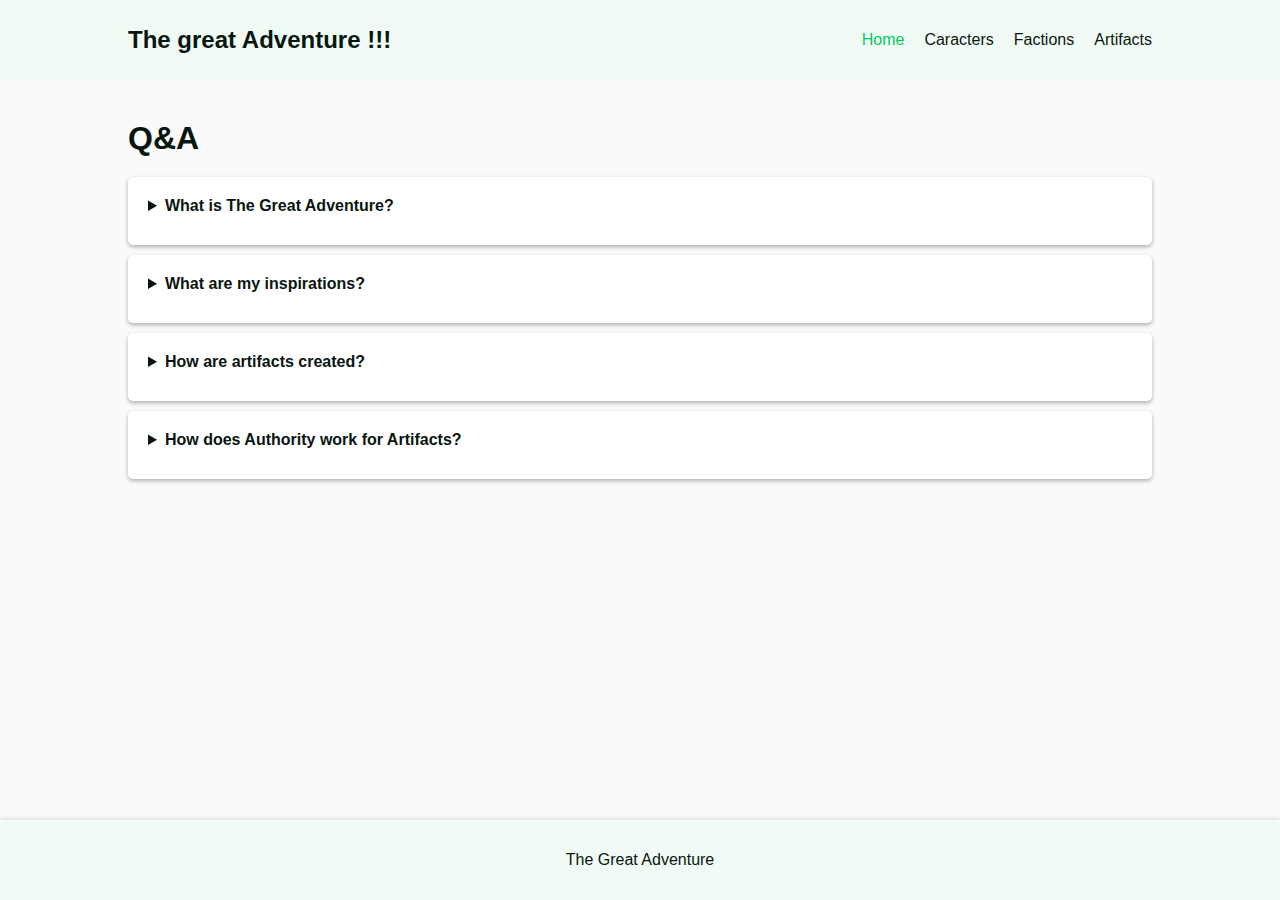
<file: index.html>
<!DOCTYPE html>
<html lang="en">
<head>
    <meta charset="UTF-8">
    <meta name="viewport" content="width=device-width, initial-scale=1.0">
    <link rel="shortcut icon" href="img/logo/lego.webp" type="image/x-icon">
    <link rel="stylesheet" href="css/main.css">
    <script src="js/main.js" defer></script>
    <title>The Great Adventure</title>
</head>
<body>
    <header>
        <h1>The great Adventure !!!</h1>
        <nav>
            <ul>
                <li class="active menu"><a href="index.html">Home</a></li>
                <li class="menu"><a href="personages.html">Caracters</a></li>
                <li class="menu"><a href="factions.html">Factions</a></li>
                <!-- <li class="menu"><a href="maps.html">World</a></li> -->
                <li class="menu"><a href="artifacts.html">Artifacts</a></li>
                <!-- <li class="menu"><a href="timeline.html">Time Line</a></li> -->
            </ul>
        </nav>
    </header> 
    <main>
        <section>
            <h2></h2>
        </section>
        <section id="qa">
            <h2>Q&A</h2>
            <article>
                <details>
                    <summary>What is The Great Adventure?</summary>
                    <p>The Great Adventure is a story I created to play with my little brother. It's all fun and games.</p>
                </details>
            </article>
            <article>
                <details>
                    <summary>What are my inspirations?</summary>
                    <p>
                        A bunch of LEGO series <br>
                        A bunch of mythology and legends <br>
                        The Hobbit <br>
                        The Lord of the Rings <br>
                        World of Warcraft <br>
                        Star Wars <br>
                        Monster Hunter <br>
                        Marvel <br>
                        DC <br>
                    </p>
                </details>
            </article>
            <article>
                <details>
                    <summary>How are artifacts created?</summary>
                    <p>Normally, artifacts are created after the death of a god. When a god dies, part of its magical energy and soul can sometimes crystallize inside an object, giving power to this object and making it an artifact. Of course, there are some exceptions, such as the Hammer of Creation.</p>
                </details>
            </article>
            <article>
                <details>
                    <summary>How does Authority work for Artifacts?</summary>
                    <p>Authority depends on how old the mythology of the god is and how high their rank is within it. (Maybe biased)</p>
                    <p>
                        0: No authority <br>
                        1: Hero <br>
                        2: Half-god <br>
                        3: Lower god <br>
                        4: God <br>
                        5: Higher god <br>
                        6: Chief god <br>
                        7: Ancient god <br>
                        8: Primordial god <br>
                    </p>
                </details>
            </article>
        </section>        
    </main>
    <footer>
        <p>The Great Adventure</p>
    </footer>
</body>
</html>
</file>
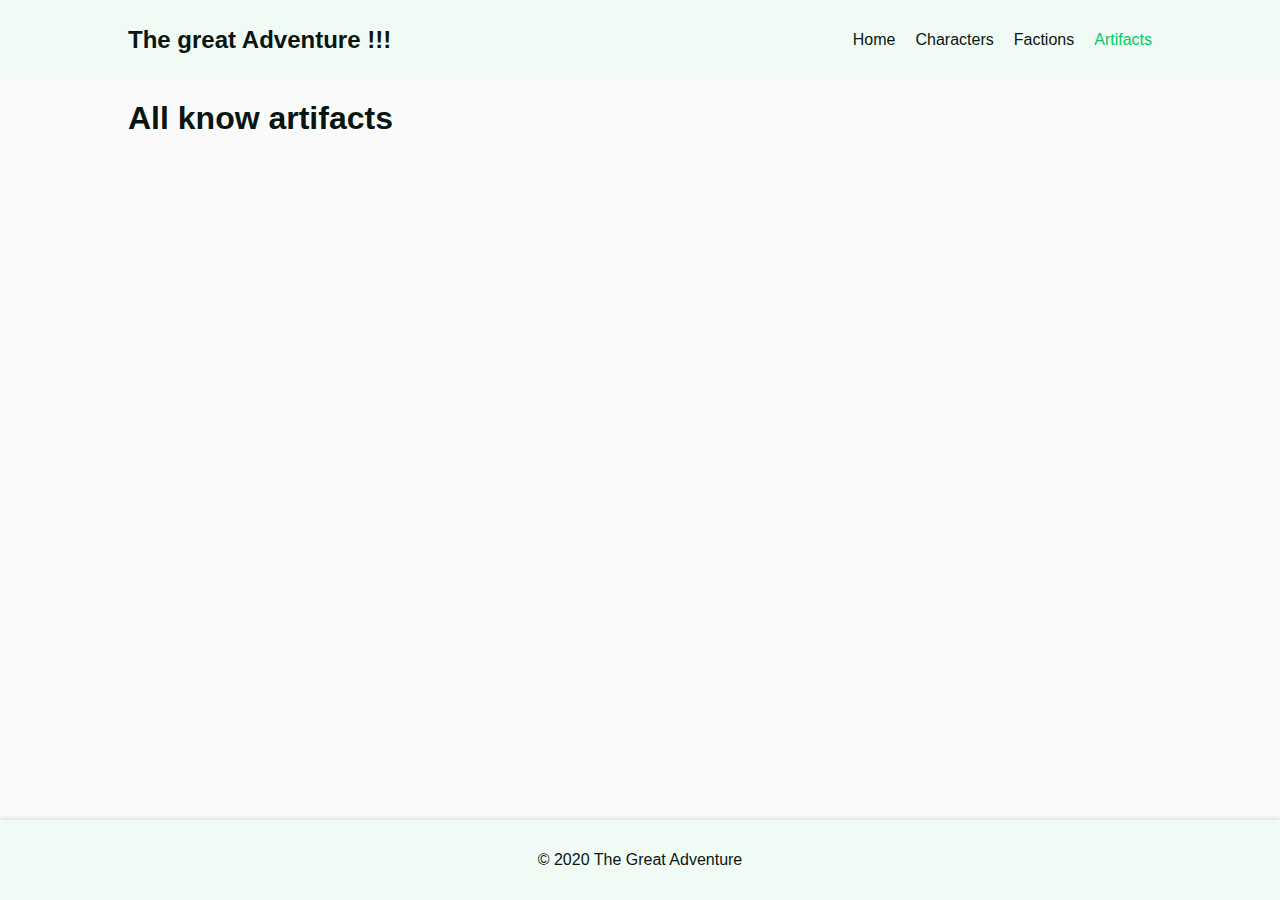
<file: artifact.html>
<!DOCTYPE html>
<html lang="en">
<head>
    <meta charset="UTF-8">
    <meta name="viewport" content="width=device-width, initial-scale=1.0">
    <link rel="shortcut icon" href="img/logo/lego.webp" type="image/x-icon">
    <link rel="stylesheet" href="css/main.css">
    <script src="js/main.js" defer></script>
    <script src="js/artifact.js" defer></script>
    <title>Artifacts</title>
</head>
<body>
    <header>
        <h1>The great Adventure !!!</h1>
        <nav>
            <ul>
                <li class="menu"><a href="index.html">Home</a></li>
                <li class="menu"><a href="personages.html">Characters</a></li>
                <li class="menu"><a href="factions.html">Factions</a></li>
                <!-- <li class="menu"><a href="maps.html">World</a></li> -->
                <li class="menu active"><a href="artifacts.html">Artifacts</a></li>
                <!-- <li class="menu"><a href="timeline.html">Time Line</a></li> -->
            </ul>
        </nav>
    </header>
    <main>
        <h2>All know artifacts</h2>
        <section id="artifact">
            
        </section>
    </main>
    <footer>
        <p>© 2020 The Great Adventure</p>
    </footer>
</body>
</html>
</file>
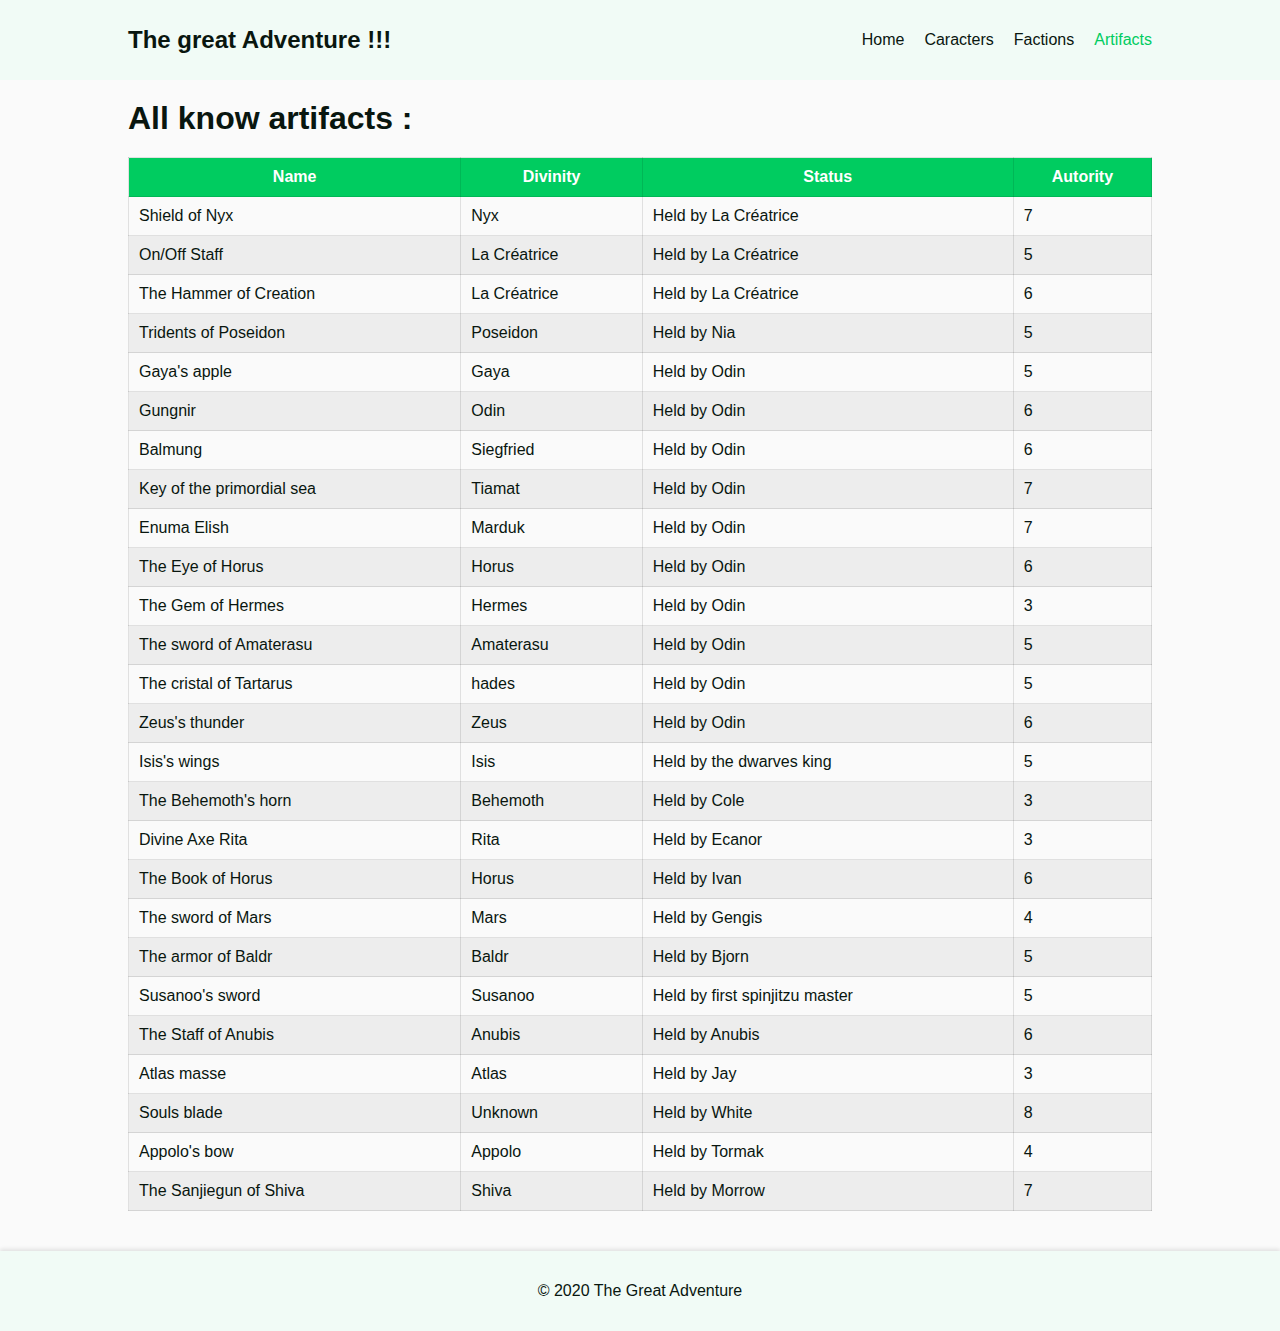
<file: artifacts.html>
<!DOCTYPE html>
<html lang="en">
<head>
    <meta charset="UTF-8">
    <meta name="viewport" content="width=device-width, initial-scale=1.0">
    <link rel="shortcut icon" href="img/logo/lego.webp" type="image/x-icon">
    <link rel="stylesheet" href="css/main.css">
    <script src="js/main.js" defer></script>
    <script src="js/artifacts.js" defer></script>
    <title>Artifacts</title>
</head>
<body>
    <header>
        <h1>The great Adventure !!!</h1>
        <nav>
            <ul>
                <li class="menu"><a href="index.html">Home</a></li>
                <li class="menu"><a href="personages.html">Caracters</a></li>
                <li class="menu"><a href="factions.html">Factions</a></li>
                <!-- <li class="menu"><a href="maps.html">World</a></li> -->
                <li class="menu active"><a href="artifacts.html">Artifacts</a></li>
                <!-- <li class="menu"><a href="timeline.html">Time Line</a></li> -->
            </ul>
        </nav>
    </header>
    <main>
        <h2>All know artifacts :</h2>
        <section id="artifacts">
            <table>
                <thead>
                    <tr>
                        <th>Name</th>
                        <th>Divinity</th>
                        <th>Status</th>
                        <th>Autority</th>
                    </tr>
                </thead>
                <tbody>
                </tbody>
            </table>
        </section>
    </main>
    <footer>
        <p>© 2020 The Great Adventure</p>
    </footer>
</body>
</html>
</file>
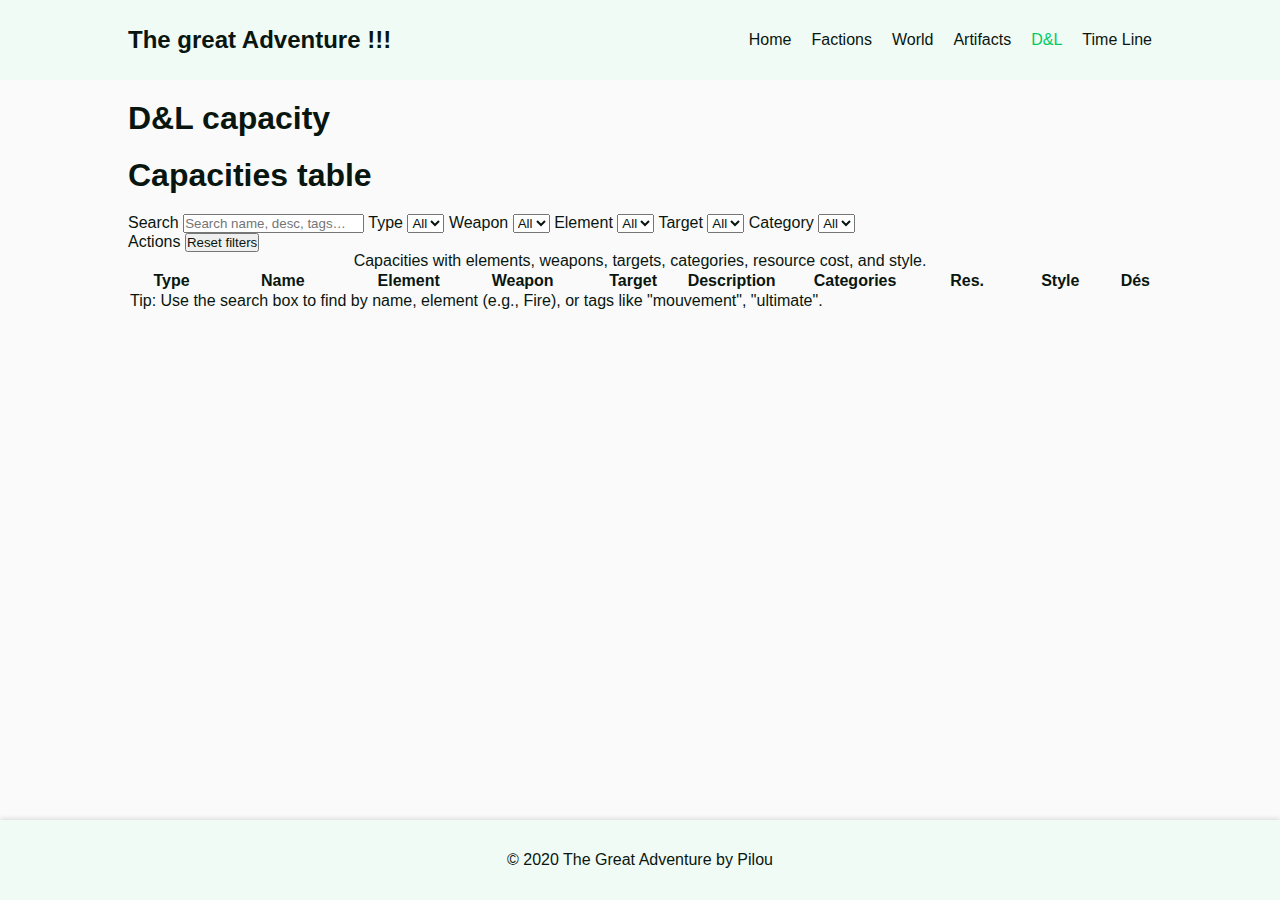
<file: capacity.html>
<!DOCTYPE html>
<html lang="en">
<head>
    <meta charset="UTF-8">
    <meta name="viewport" content="width=device-width, initial-scale=1.0">
    <link rel="shortcut icon" href="img/logo/lego.webp" type="image/x-icon">
    <link rel="stylesheet" href="css/main.css">
    <script src="js/main.js" defer></script>
    <script src="js/capa.js" defer></script>
    <title>The Great Adventure</title>
</head>
<body>
    <header>
        <h1>The great Adventure !!!</h1>
        <nav>
            <ul>
                <li class="menu"><a href="index.html">Home</a></li>
                <!-- <li class="menu"><a href="personages.html">Characters</a></li> -->
                <li class="menu"><a href="factions.html">Factions</a></li>
                <li class="menu"><a href="maps.html">World</a></li>
                <li class="menu"><a href="artifacts.html">Artifacts</a></li>
                <li class="active menu"><a href="dnl.html">D&L</a></li>
                <li class="menu"><a href="timeline.html">Time Line</a></li>
            </ul>
        </nav>
    </header> 
    <main>
        <h2>D&L capacity</h2>
        <section id="capa">
            <section class="card" aria-labelledby="table-title">
      <h2 id="table-title" class="sr-only">Capacities table</h2>

      <div class="controls" role="group" aria-label="Table controls">
        <label>
          <span>Search</span>
          <input id="q" type="search" placeholder="Search name, desc, tags…" autocomplete="off" />
        </label>
        <label>
          <span>Type</span>
          <select id="typeFilter"><option value="all">All</option></select>
        </label>
        <label>
          <span>Weapon</span>
          <select id="weaponFilter"><option value="all">All</option></select>
        </label>
        <label>
          <span>Element</span>
          <select id="elementFilter"><option value="all">All</option></select>
        </label>
        <label>
          <span>Target</span>
          <select id="targetFilter"><option value="all">All</option></select>
        </label>
        <label>
          <span>Category</span>
          <select id="categoryFilter"><option value="all">All</option></select>
        </label>
        <div>
          <span class="sr-only">Actions</span>
          <button id="resetBtn" class="btn" type="button">Reset filters</button>
        </div>
      </div>

      <div class="table-wrap">
        <table aria-describedby="table-caption">
          <caption id="table-caption">Capacities with elements, weapons, targets, categories, resource cost, and style.</caption>
          <colgroup>
            <col style="width: 8rem;" />
            <col style="width: 14rem;" />
            <col style="width: 10rem;" />
            <col style="width: 10rem;" />
            <col style="width: 10rem;" />
            <col />
            <col style="width: 14rem;" />
            <col style="width: 6rem;" />
            <col style="width: 12rem;" />
          </colgroup>
          <thead>
            <tr>
              <th scope="col">Type</th>
              <th scope="col">Name</th>
              <th scope="col">Element</th>
              <th scope="col">Weapon</th>
              <th scope="col">Target</th>
              <th scope="col">Description</th>
              <th scope="col">Categories</th>
              <th scope="col">Res.</th>
              <th scope="col">Style</th>
              <th scope="col">Dés</th>
            </tr>
          </thead>
          <tbody id="tbody">
            <!-- Rows injected by JS -->
          </tbody>
          <tfoot>
            <tr>
              <td colspan="9">Tip: Use the search box to find by name, element (e.g., Fire), or tags like "mouvement", "ultimate".</td>
            </tr>
          </tfoot>
        </table>
      </div>
    </section>
        </section>
    </main>
    <footer>
        <p>© 2020 The Great Adventure by Pilou</p>
    </footer>
</body>
</html>
</file>
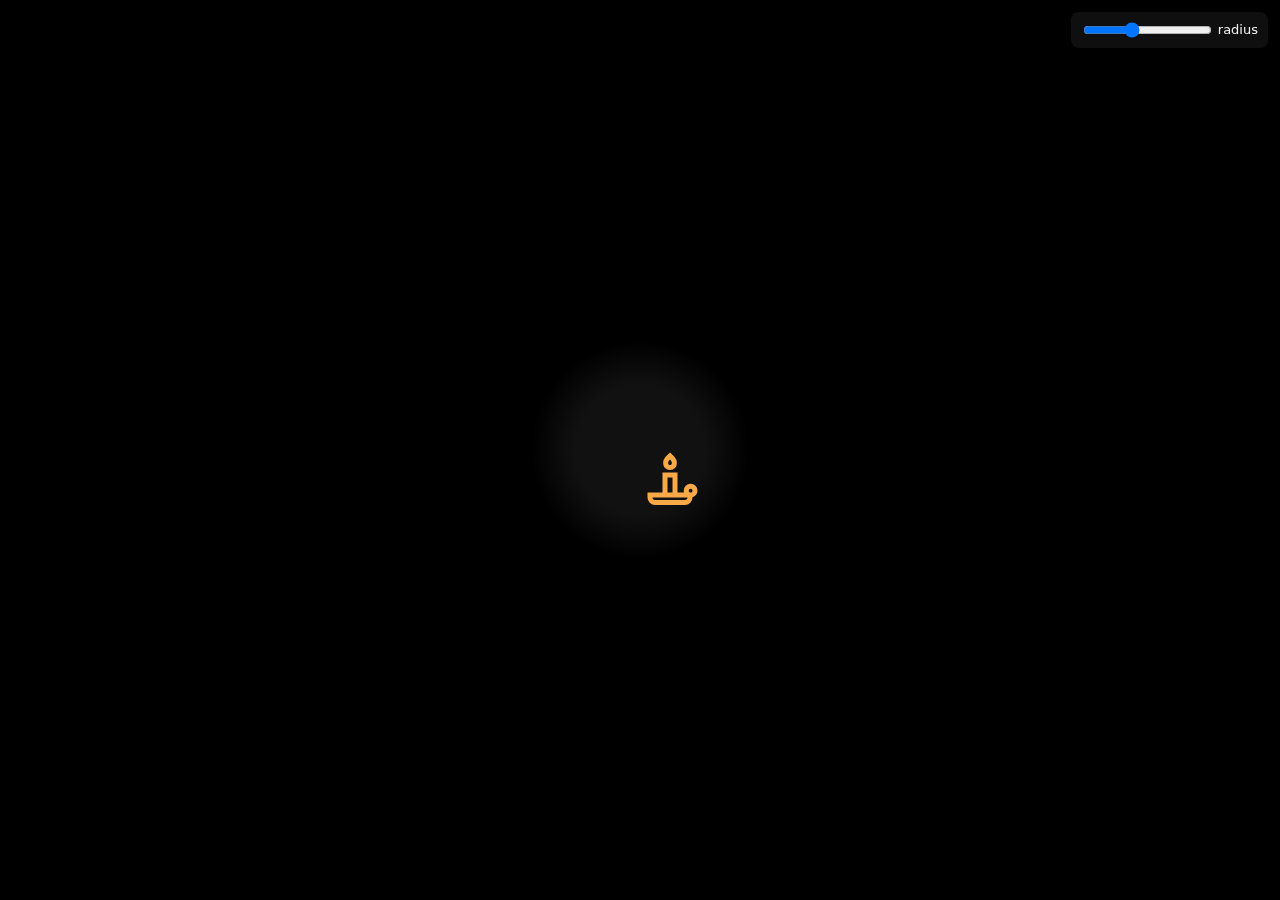
<file: dev.html>
<!DOCTYPE html>
<html lang="en">
<head>
    <meta charset="UTF-8">
    <meta name="viewport" content="width=device-width, initial-scale=1.0">
    <title>Document</title>
    <style>
        html,
body {
  height: 100%;
  margin: 0;
  background: #111;
  font-family: system-ui, Segoe UI, Roboto, Helvetica, Arial;
  cursor: none;
}

#wrap {
  position: relative;
  height: 100vh;
  width: 100vw;
  overflow: hidden;
}

#iframe,
#dungeon {
  position: absolute;
  inset: 0;
  width: 100%;
  height: 100%;
  border: 0;
}

#overlay {
  position: absolute;
  inset: 0;
  background: rgba(0, 0, 0, 1);
  -webkit-mask-image: radial-gradient(
    circle var(--r, 110px) at var(--x, 50%) var(--y, 50%),
    transparent 0%,
    transparent 60%,
    black 100%
  );
  mask-image: radial-gradient(
    circle var(--r, 110px) at var(--x, 50%) var(--y, 50%),
    transparent 0%,
    transparent 60%,
    black 100%
  );
  transition: -webkit-mask-position 0.06s linear;
  transition: mask-position 0.06s linear;
  pointer-events: auto;
}

#custom-cursor {
  position: fixed;
  top: 0;
  left: 0;
  transform: translate(-50%, -50%);
  pointer-events: none;
  z-index: 999;
}

#controls {
  position: absolute;
  right: 12px;
  top: 12px;
  background: rgba(255, 255, 255, 0.06);
  color: #eee;
  padding: 8px 10px;
  border-radius: 8px;
  backdrop-filter: blur(4px);
  z-index: 40;
  font-size: 13px;
}
#controls input[type="range"] {
  vertical-align: middle;
}
#controls button {
  margin-left: 8px;
  padding: 6px 8px;
  font-size: 13px;
  cursor: pointer;
}
    </style>
</head>
<body>
    <div id="wrap">
  <iframe id="dungeon" src="https://watabou.github.io/one-page-dungeon/?seed=1694490306" frameborder="0"></iframe>

  <div id="overlay"></div>

  <div id="custom-cursor">
    <svg xmlns="http://www.w3.org/2000/svg" width="60" height="60" viewBox="0 0 24 24">
      <path fill="#f9aa47" d="M6 20h12q.425 0 .713-.288T19 19H5q0 .425.288.713T6 20m6-12q-1.2 0-2-.837t-.75-2.038q.05-1.3.913-2.287T12 1q.975.85 1.838 1.838t.912 2.287q.05 1.2-.75 2.038T12 8m-1 9h2v-6h-2zm1-11q.325 0 .538-.225t.212-.55q0-.425-.238-.775T12 3.775q-.275.325-.513.675t-.237.775q0 .325.213.55T12 6m8.25 11q.325 0 .538-.213T21 16.25t-.213-.537t-.537-.213t-.537.213t-.213.537t.213.538t.537.212M18 22H6q-1.25 0-2.125-.875T3 19v-2h6V9h6v8h2.6q-.05-.2-.075-.375t-.025-.375q0-1.15.8-1.95t1.95-.8t1.95.8t.8 1.95q0 .95-.562 1.675T21 18.9v.1q0 1.25-.875 2.125T18 22m-7-5h2zm1-12.1" />
    </svg>
  </div>

  <div id="controls">
    <label><input type="range" id="radius" min="0" max="300" value="110"> radius</label>
  </div>
  <!-- Big thank to https://watabou.github.io/one-page-dungeon/  for the map and https://iconify.design/ for the cursor -->
</div>
<script>
    const overlay = document.getElementById("overlay");
const radiusInput = document.getElementById("radius");
const toggle = document.getElementById("toggle");
const customCursor = document.getElementById("custom-cursor");

let radius = Number(radiusInput.value);
overlay.style.setProperty("--r", radius + "px");

radiusInput.addEventListener("input", (e) => {
  radius = Number(e.target.value);
  overlay.style.setProperty("--r", radius + "px");
});

function setPos(clientX, clientY) {
  const rect = overlay.getBoundingClientRect();

  const maskX = clientX - rect.left;
  const maskY = clientY - rect.top;
  overlay.style.setProperty("--x", maskX + "px");
  overlay.style.setProperty("--y", maskY + "px");

  customCursor.style.transform = `translate(${clientX}px, ${clientY}px)`;
}

overlay.addEventListener("mousemove", (e) => setPos(e.clientX, e.clientY));
overlay.addEventListener(
  "touchmove",
  (e) => {
    if (e.touches && e.touches[0]) {
      setPos(e.touches[0].clientX, e.touches[0].clientY);
    }
    e.preventDefault();
  },
  { passive: false }
);

setPos(window.innerWidth / 2, window.innerHeight / 2);

let passthrough = false;
let flickerTime = 0;

function animateFlicker() {
  flickerTime += 0.05;
  const flickerOffset = Math.sin(flickerTime * 3) * 3;
  overlay.style.setProperty("--r", radius + flickerOffset + "px");
  requestAnimationFrame(animateFlicker);
}

animateFlicker();
</script>
</body>
</html>
</file>
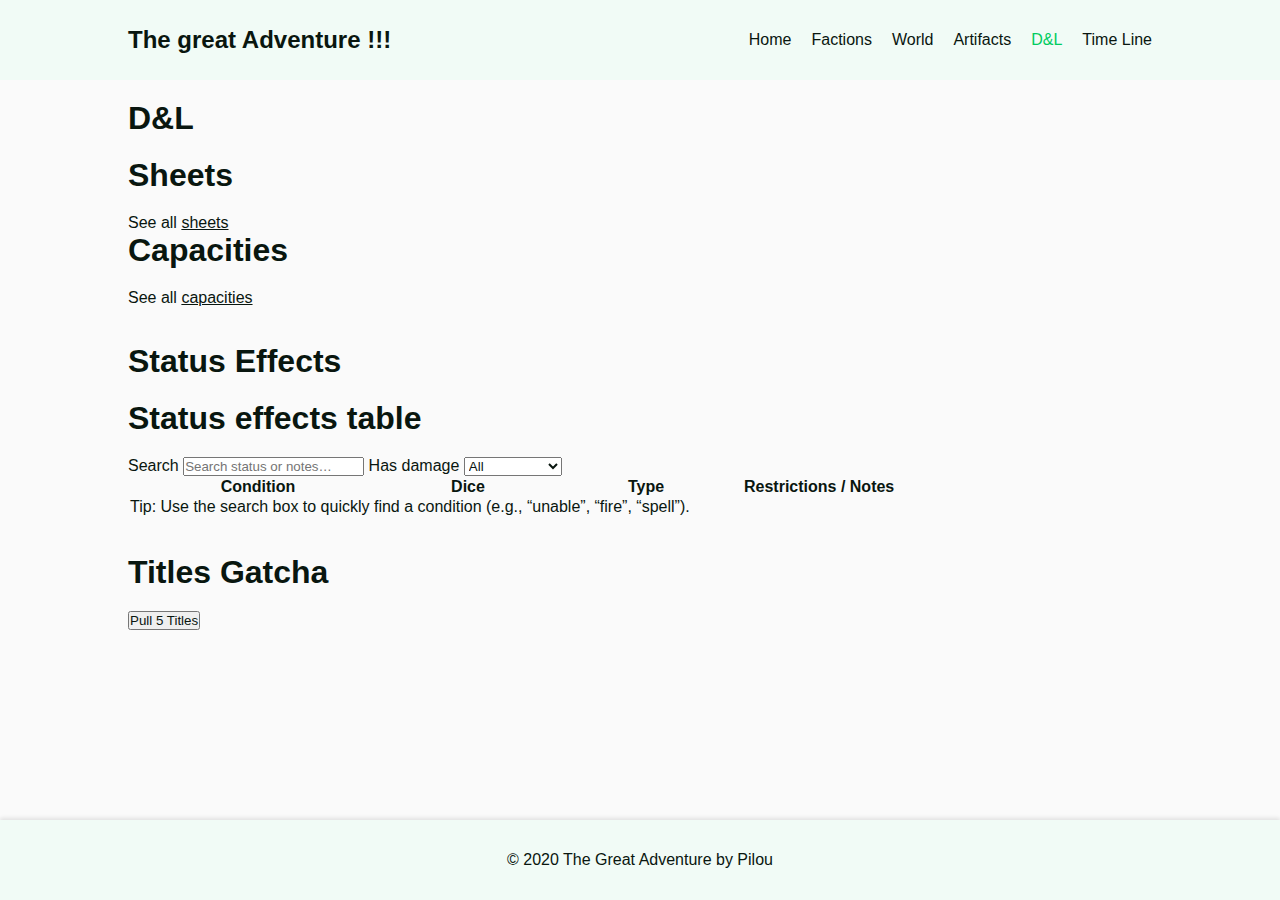
<file: dnl.html>
<!DOCTYPE html>
<html lang="en">
<head>
    <meta charset="UTF-8">
    <meta name="viewport" content="width=device-width, initial-scale=1.0">
    <link rel="shortcut icon" href="img/logo/lego.webp" type="image/x-icon">
    <link rel="stylesheet" href="css/main.css">
    <script src="js/main.js" defer></script>
    <script src="js/dnl.js" defer></script>
    <title>The Great Adventure</title>
</head>
<body>
    <header>
        <h1>The great Adventure !!!</h1>
        <nav>
            <ul>
                <li class="menu"><a href="index.html">Home</a></li>
                <!-- <li class="menu"><a href="personages.html">Characters</a></li> -->
                <li class="menu"><a href="factions.html">Factions</a></li>
                <li class="menu"><a href="maps.html">World</a></li>
                <li class="menu"><a href="artifacts.html">Artifacts</a></li>
                <li class="active menu"><a href="dnl.html">D&L</a></li>
                <li class="menu"><a href="timeline.html">Time Line</a></li>
            </ul>
        </nav>
    </header> 
    <main>
        <h2>D&L</h2>
        <section id="dnl">
                <h2>Sheets</h2>
                <section id="tech">
                    <p>See all <a href="sheet.html">sheets</a></p>
                </section>
                <h2>Capacities</h2>
                <section id="tech">
                    <p>See all <a href="capacity.html">capacities</a></p>
                </section>
                <br><br>
                <h2>Status Effects</h2>
                <section id="effectSection" class="card" aria-labelledby="table-title">
                    <h2 id="table-title" class="sr-only">Status effects table</h2>

                    <div class="controls" role="group" aria-label="Table controls">
                        <label>
                        <span class="sr-only">Search</span>
                        <input id="q" type="search" placeholder="Search status or notes…" autocomplete="off" />
                        </label>
                        <label>
                        <span class="sr-only">Has damage</span>
                        <select id="damageFilter" title="Filter by damage presence">
                            <option value="all">All</option>
                            <option value="has">Has damage</option>
                            <option value="none">No damage</option>
                        </select>
                        </label>
                    </div>

                    <div class="table-wrap">
                        <table aria-describedby="table-caption">
                        <colgroup>
                            <col style="width: 16rem;" />
                            <col style="width: 10rem;" />
                            <col style="width: 12rem;" />
                            <col />
                        </colgroup>
                        <thead>
                            <tr>
                            <th scope="col">Condition</th>
                            <th scope="col">Dice</th>
                            <th scope="col">Type</th>
                            <th scope="col">Restrictions / Notes</th>
                            </tr>
                        </thead>
                        <tbody id="tbody">
                            <!-- Rows injected by JS -->
                        </tbody>
                        <tfoot>
                            <tr>
                            <td colspan="4">Tip: Use the search box to quickly find a condition (e.g., “unable”, “fire”, “spell”).</td>
                            </tr>
                        </tfoot>
                        </table>
                    </div>
                </section>
                <br>
                <br>
                <section id="gatcha">
                    <h2>Titles Gatcha</h2>

                    <button onclick="rollGacha()">Pull 5 Titles</button>

                    <div id="results" class="results"></div>
                </section>
        </section>

        
    </main>
    <footer>
        <p>© 2020 The Great Adventure by Pilou</p>
    </footer>
</body>
</html>
</file>
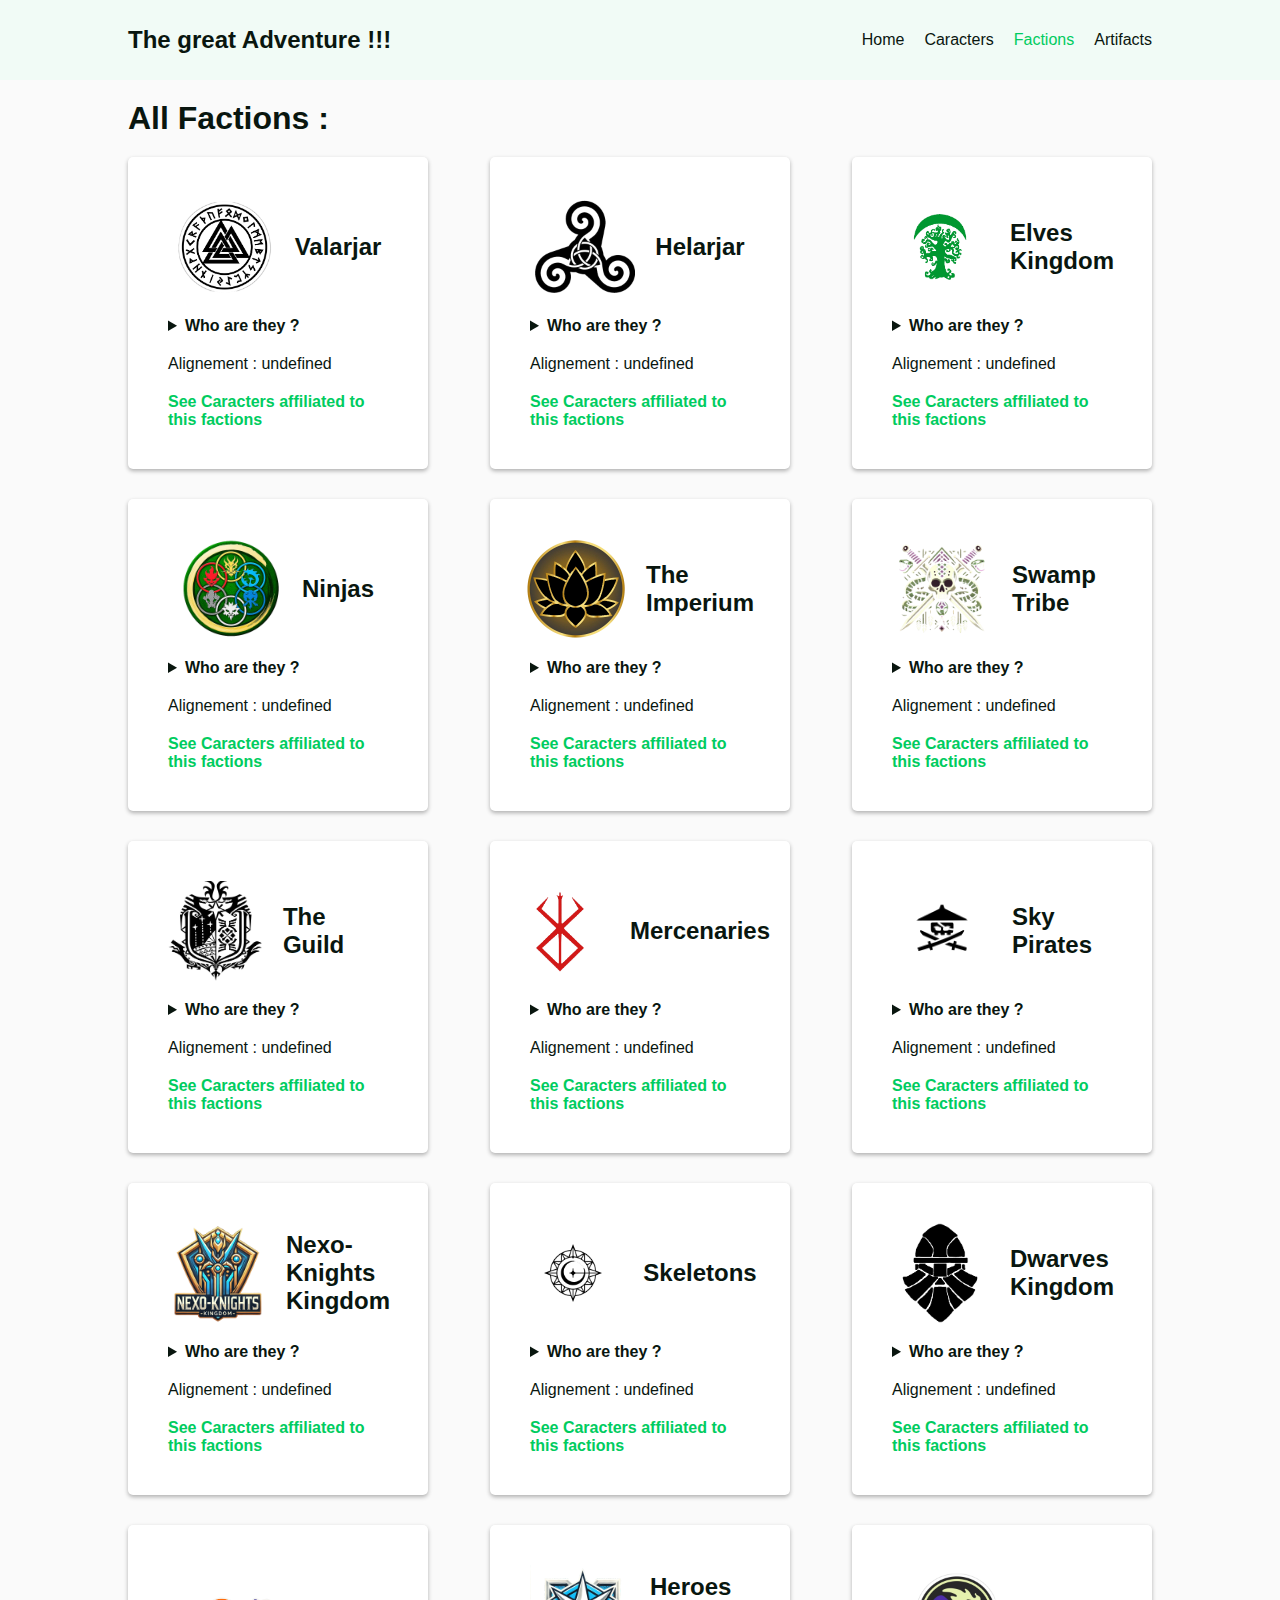
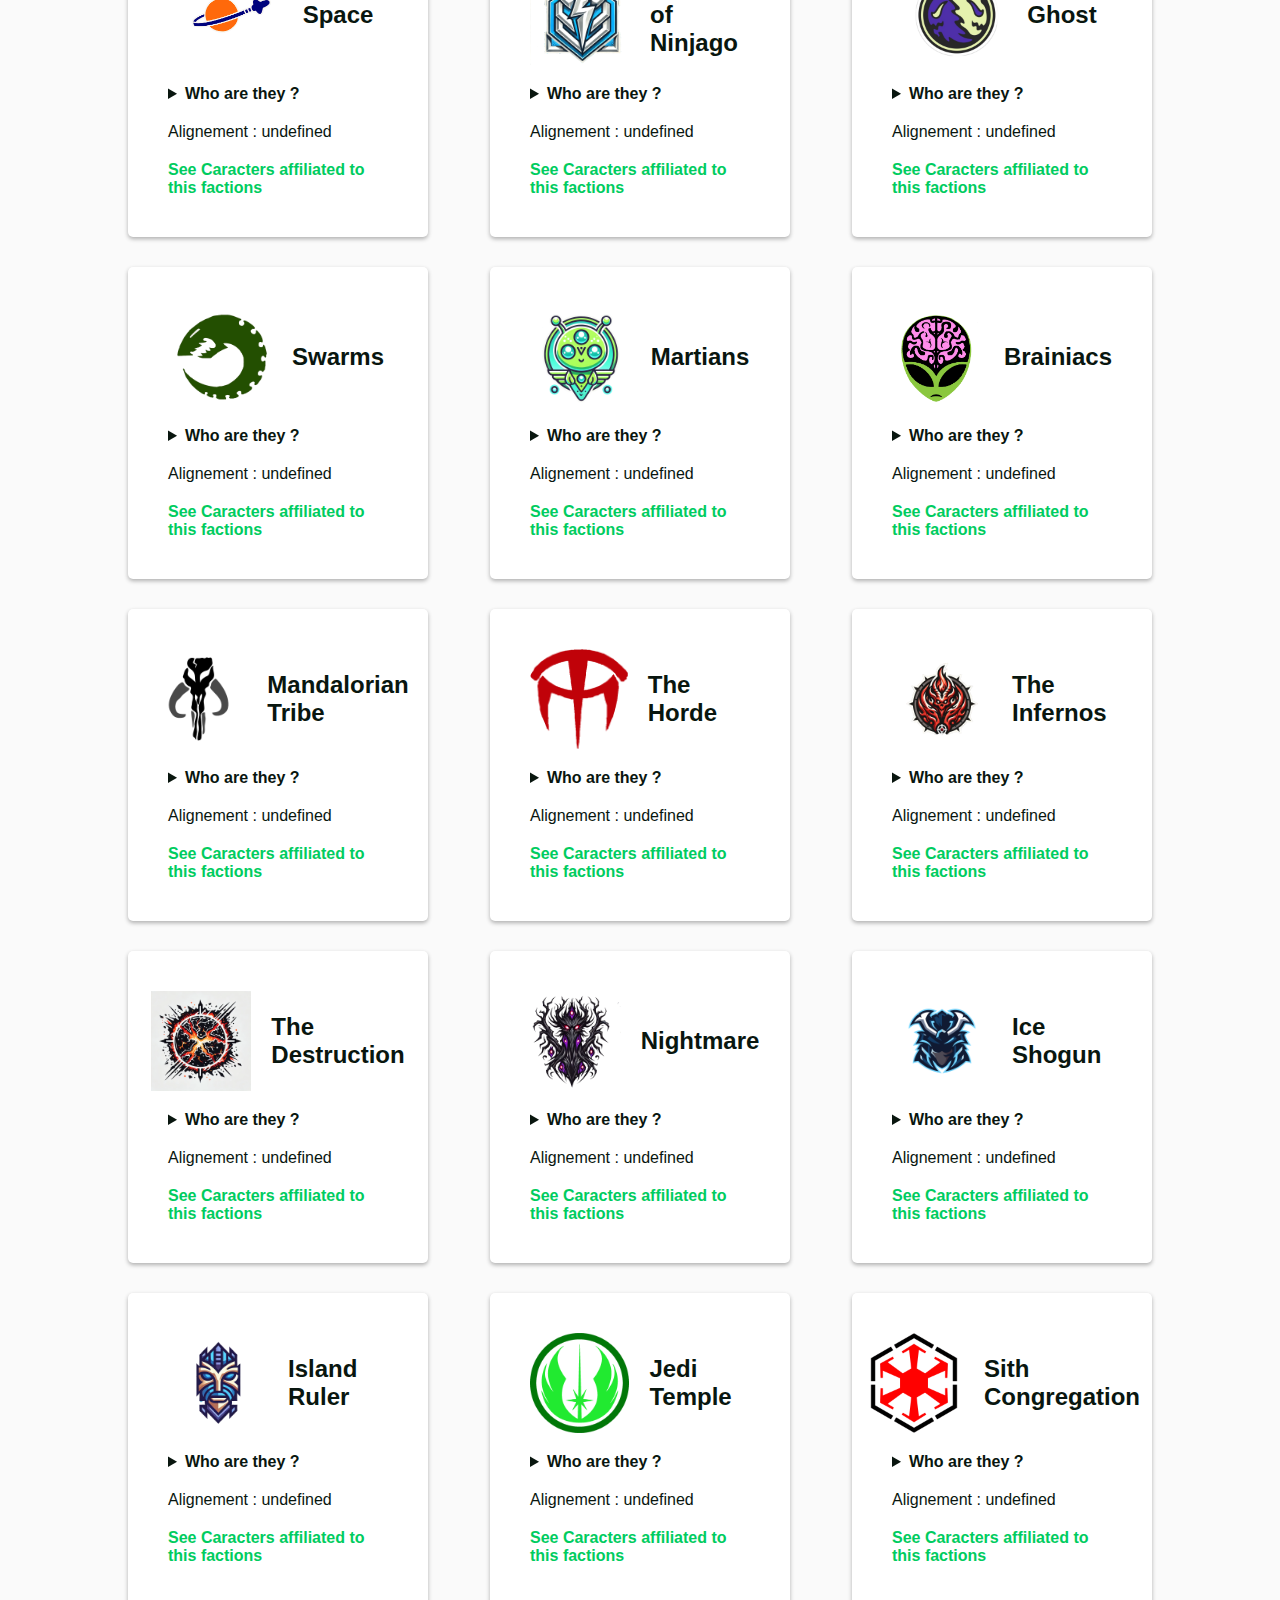
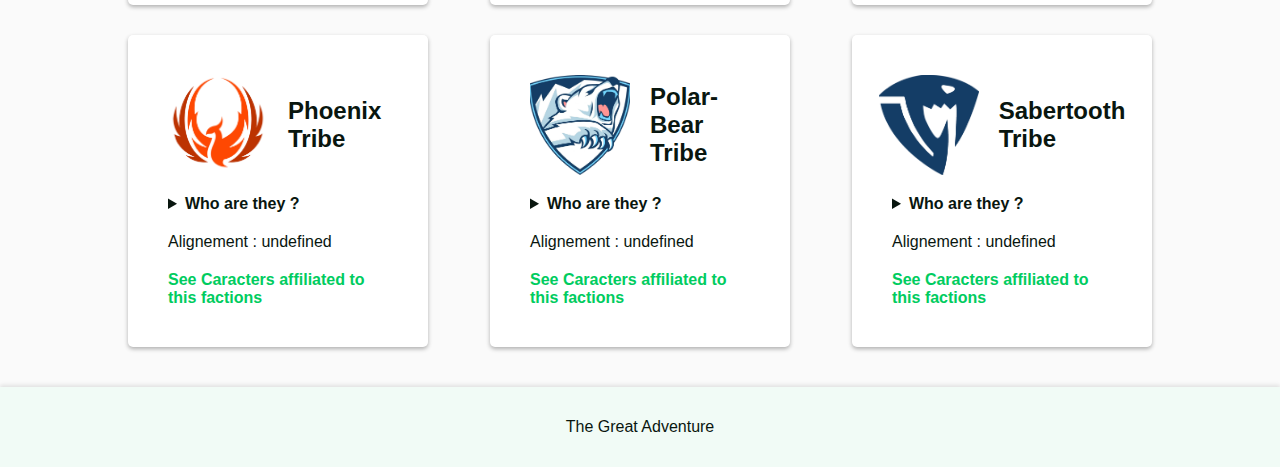
<file: factions.html>
<!DOCTYPE html>
<html lang="en">
<head>
    <meta charset="UTF-8">
    <meta name="viewport" content="width=device-width, initial-scale=1.0">
    <link rel="shortcut icon" href="img/logo/lego.webp" type="image/x-icon">
    <link rel="stylesheet" href="css/main.css">
    <script src="js/main.js" defer></script>
    <script src="js/factions.js" defer></script>
    <title>Factions</title>
</head>
<body>
    <header>
        <h1>The great Adventure !!!</h1>
        <nav>
            <ul>
                <li class="menu"><a href="index.html">Home</a></li>
                <li class="menu"><a href="personages.html">Caracters</a></li>
                <li class="menu active"><a href="factions.html">Factions</a></li>
                <!-- <li class="menu"><a href="maps.html">World</a></li> -->
                <li class="menu"><a href="artifacts.html">Artifacts</a></li>
                <!-- <li class="menu"><a href="timeline.html">Time Line</a></li> -->
            </ul>
        </nav>
    </header>
    <main>
        <h2>All Factions :</h2>
        <section id="factions">

        </section>
    </main>
    <footer>
        <p>The Great Adventure</p>
    </footer>
</body>
</html>
</file>
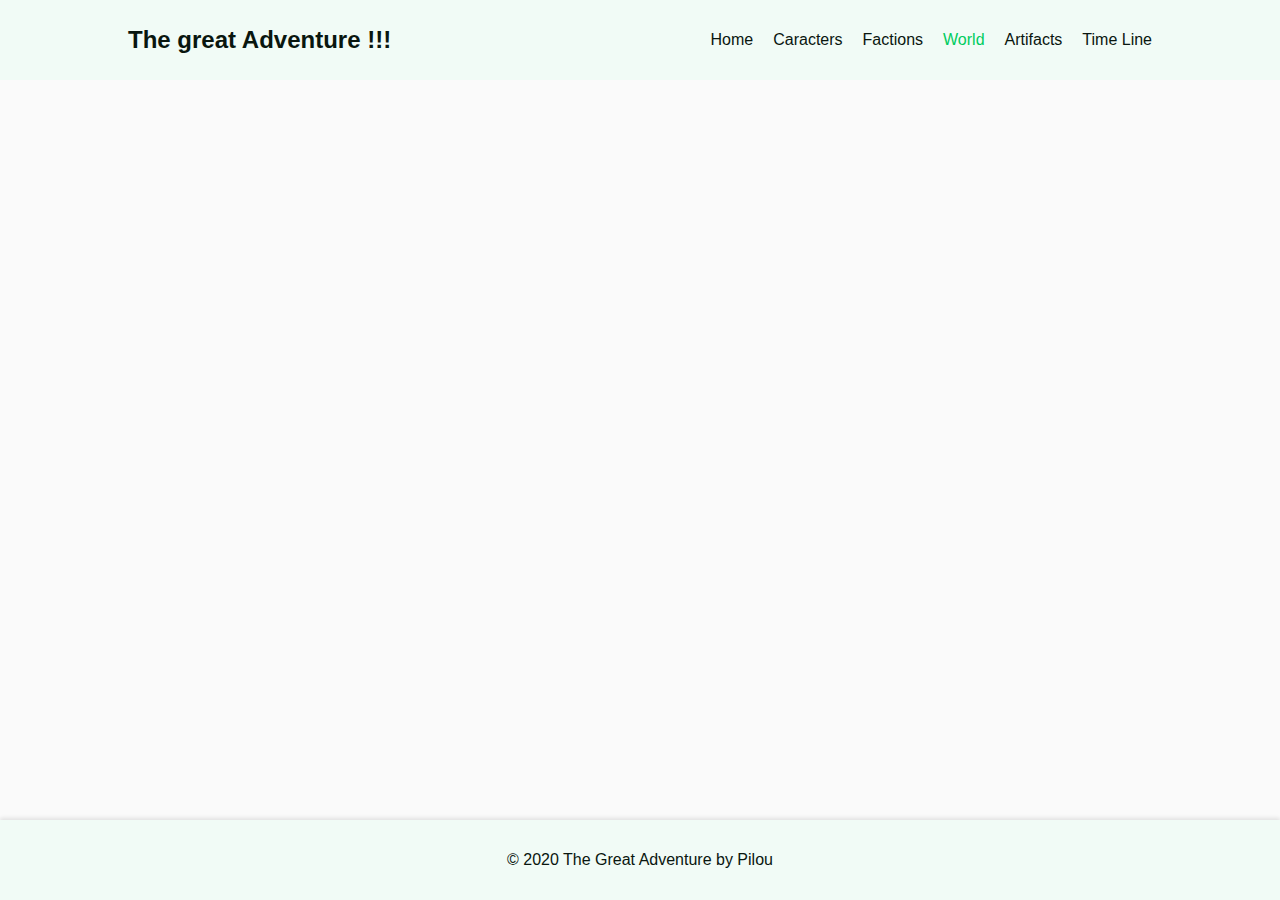
<file: map.html>
<!DOCTYPE html>
<html lang="en">
<head>
    <meta charset="UTF-8">
    <meta name="viewport" content="width=device-width, initial-scale=1.0">
    <link rel="shortcut icon" href="img/logo/lego.webp" type="image/x-icon">
    <link rel="stylesheet" href="css/main.css">
    <script src="js/main.js" defer></script>
    <title>Map</title>
</head>
<body>
    <header>
        <h1>The great Adventure !!!</h1>
        <nav>
            <ul>
                <li class="menu"><a href="index.html">Home</a></li>
                <li class="menu"><a href="personages.html">Caracters</a></li>
                <li class="menu"><a href="factions.html">Factions</a></li>
                <li class="menu active"><a href="maps.html">World</a></li>
                <li class="menu"><a href="artifacts.html">Artifacts</a></li>
                <li class="menu"><a href="timeline.html">Time Line</a></li>
            </ul>
        </nav>
    </header>
    <main>
        <h1></h1>
        <iframe src="" frameborder="0"></iframe>
    </main>
    <footer>
        <p>© 2020 The Great Adventure by Pilou</p>
    </footer>
</body>
</html>
</file>
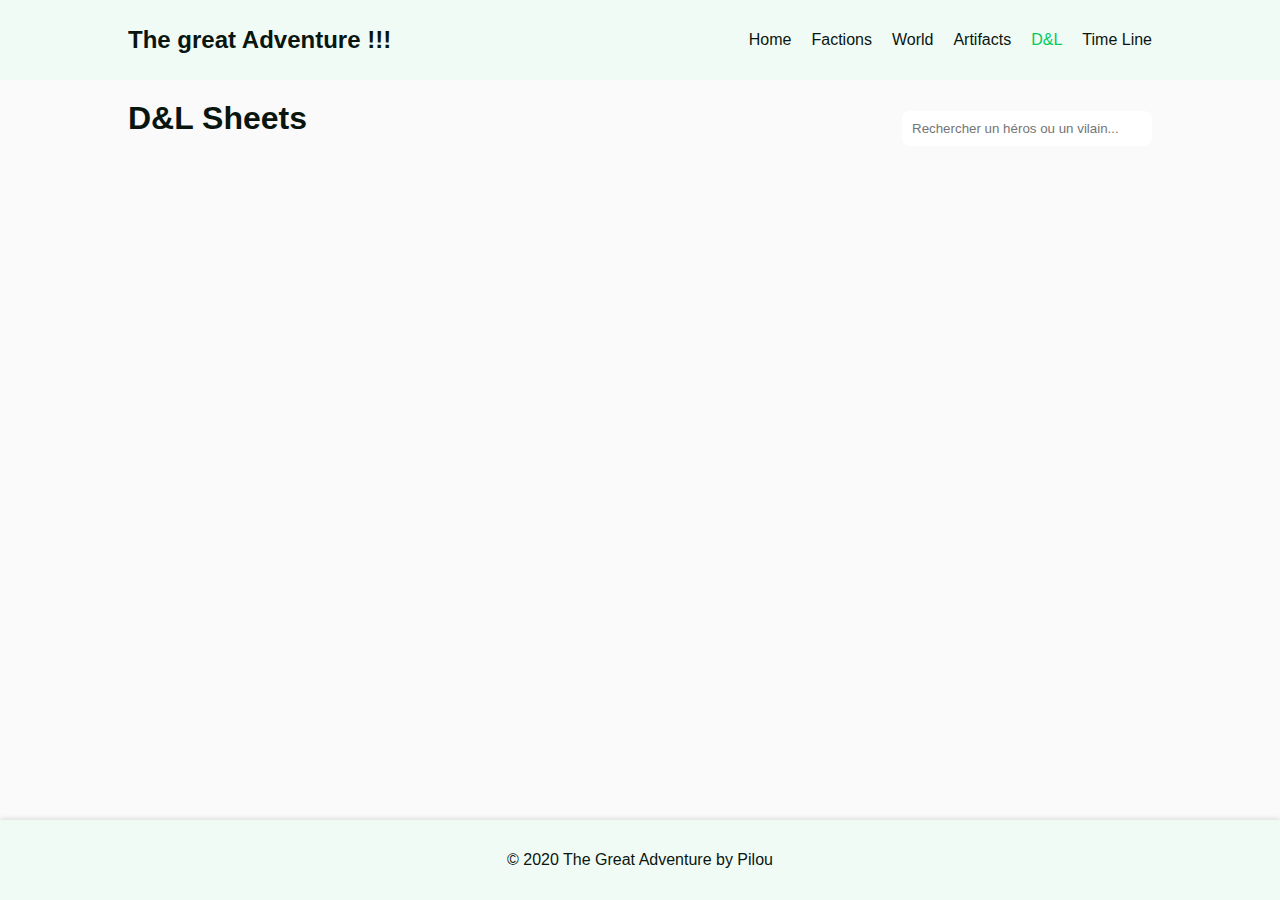
<file: sheet.html>
<!DOCTYPE html>
<html lang="en">
<head>
    <meta charset="UTF-8">
    <meta name="viewport" content="width=device-width, initial-scale=1.0">
    <link rel="shortcut icon" href="img/logo/lego.webp" type="image/x-icon">
    <link rel="stylesheet" href="css/main.css">
    <style>
        .header-flex { display: flex; justify-content: space-between; align-items: center; margin-bottom: 20px; }
.search-box input { padding: 10px; border-radius: 8px; border: 1px solid var(--border); width: 250px; }

.sheet-container {
    display: grid;
    grid-template-columns: repeat(auto-fill, minmax(320px, 1fr));
    gap: 25px;
    padding: 10px 0;
}

.char-card {
    background: white;
    border-radius: 12px;
    padding: 20px;
    box-shadow: 0 4px 15px var(--shadow-color);
    border-top: 5px solid var(--primary-color);
    transition: transform 0.2s;
}

.char-card:hover { transform: translateY(-5px); }

.char-header { display: flex; justify-content: space-between; align-items: center; margin-bottom: 15px; }
.char-hp { background: #e74c3c; color: white; padding: 2px 10px; border-radius: 20px; font-weight: bold; }

.section-title { font-size: 0.8rem; text-transform: uppercase; color: #888; margin: 10px 0 5px; border-bottom: 1px solid #eee; }

.pill-container { display: flex; flex-wrap: wrap; gap: 5px; }
.pill { font-size: 0.75rem; padding: 2px 8px; border-radius: 4px; background: var(--card-bg); border: 1px solid var(--border); }
.pill.spell { border-color: #3498db; color: #2980b9; }
.pill.tech { border-color: #f1c40f; color: #d35400; }

.attack-box { margin-top: 15px; padding: 10px; background: #f9f9f9; border-radius: 6px; font-weight: bold; font-size: 0.9rem; text-align: center; border: 1px dashed var(--primary-color); }
    </style>
    <script src="js/main.js" defer></script>
    <script src="js/sheet.js" defer></script>
    <title>The Great Adventure</title>
</head>
<body>
    <header>
        <h1>The great Adventure !!!</h1>
        <nav>
            <ul>
                <li class="menu"><a href="index.html">Home</a></li>
                <!-- <li class="menu"><a href="personages.html">Characters</a></li> -->
                <li class="menu"><a href="factions.html">Factions</a></li>
                <li class="menu"><a href="maps.html">World</a></li>
                <li class="menu"><a href="artifacts.html">Artifacts</a></li>
                <li class="active menu"><a href="dnl.html">D&L</a></li>
                <li class="menu"><a href="timeline.html">Time Line</a></li>
            </ul>
        </nav>
    </header> 
<main>
    <div class="header-flex">
        <h2>D&L Sheets</h2>
        <div class="search-box">
            <input type="text" id="charSearch" placeholder="Rechercher un héros ou un vilain...">
        </div>
    </div>
    
    <section id="sheet" class="sheet-container">
        </section>
</main>
    <footer>
        <p>© 2020 The Great Adventure by Pilou</p>
    </footer>
</body>
</html>
</file>
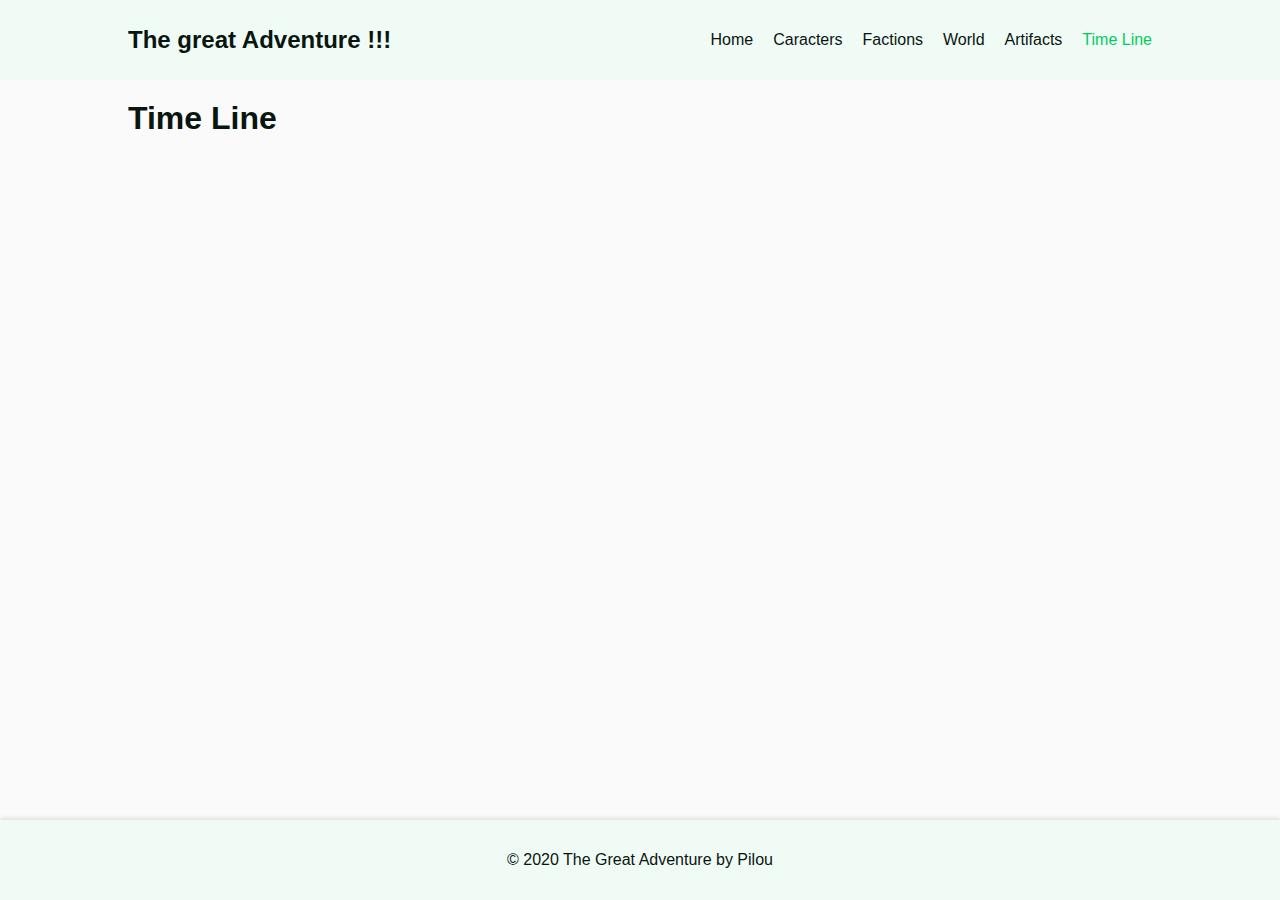
<file: timeline.html>
<!DOCTYPE html>
<html lang="en">
<head>
    <meta charset="UTF-8">
    <meta name="viewport" content="width=device-width, initial-scale=1.0">
    <link rel="shortcut icon" href="img/logo/lego.webp" type="image/x-icon">
    <link rel="stylesheet" href="css/main.css">
    <script src="js/main.js" defer></script>
    <title>Time Line</title>
</head>
<body>
    <header>
        <h1>The great Adventure !!!</h1>
        <nav>
            <ul>
                <li class="menu"><a href="index.html">Home</a></li>
                <li class="menu"><a href="personages.html">Caracters</a></li>
                <li class="menu"><a href="factions.html">Factions</a></li>
                <li class="menu"><a href="maps.html">World</a></li>
                <li class="menu"><a href="artifacts.html">Artifacts</a></li>
                <li class="active menu"><a href="timeline.html">Time Line</a></li>
            </ul>
        </nav>
    </header> 
    <main>
        <h2>Time Line</h2>
    </main>
    <footer>
        <p>© 2020 The Great Adventure by Pilou</p>
    </footer>
</body>
</html>
</file>
<file: css/main.css>
/* GLOBAL STYLES */
:root {
    --text-color: #09160f;
    --bg-color: #f1fbf6;
    --primary-color: #00CC60;
    --secondary-color: #84F4B8;
    --accent-color: #43F395;
    --shadow-color: rgba(0, 0, 0, 0.3);
    --card-bg: #d6f5e3;
    --highlight: #00aa4f;
    --unique-bg: #e0e7b0;
    --unique-border: #b5ba72;
}

* {
    margin: 0;
    padding: 0;
    box-sizing: border-box;
    color : var(--text-color);
}

body {
    background-color: var(--bg-color);
    color: var(--text-color);
    font-family: 'Poppins', sans-serif;
}

/* ================================================================================================================================= */
/* ======================================================== HEADER STYLES ========================================================== */
/* ================================================================================================================================= */

header {
    display: flex;
    justify-content: space-between;
    align-items: center;
    padding: 20px 10%;
    background-color: var(--bg-color);
    box-shadow: 0 2px 4px rgba(0, 0, 0, 0.1);
    height: 80px;
}

header h1 {
    font-size: 1.5rem;
    font-weight: 600;
}

nav ul {
    display: flex;
    list-style: none;
}

nav ul li {
    margin-left: 20px;
}

nav ul li a {
    text-decoration: none;
    color: var(--text-color);
}

nav ul li a:hover {
    color: var(--primary-color);
}

.active > a{
    color: var(--primary-color);
}


/* ================================================================================================================================= */
/* ======================================================== MAIN STYLES ============================================================ */
/* ================================================================================================================================= */

main {
    padding: 20px 10%;
    min-height: calc(100vh - 160px);
    background-color: rgb(250, 250, 250);
}

main h2 {
    font-size: 2rem;
    font-weight: 600;
    margin-bottom: 20px;
}

details
{
    transition: height 1s ease;
    overflow: hidden;
}

details[open] summary ~ * {
    animation: sweep .8s ease-in-out;
}
  
@keyframes sweep {
    0%    {opacity: 0; transform: translateX(-10px)}
    100%  {opacity: 1; transform: translateX(0)}
}

details[close] summary ~ * {
    animation: reverseSweep .8s ease-in-out;
}

@keyframes reverseSweep {
    0%    {opacity: 1; transform: translateX(0)}
    100%  {opacity: 0; transform: translateX(-10px)}
}


#qa article {
    margin-bottom: 10px;
    padding: 20px;
    background: white;
    box-shadow: 0 2px 4px rgba(0, 0, 0, 0.3);
    border-radius: 5px;
}

#qa article details {
    margin-bottom: 10px;
}

#qa article details summary {
    cursor: pointer;
    font-size: 1rem;
    font-weight: 600;
}

#qa article p {
    font-size: 1rem;
    margin-bottom: 10px;
    margin-top: 15px;
}

#factions {
    display: flex;
    flex-wrap: wrap;
    justify-content: space-between;
    gap: 10px;
}

#factions article {
    width: 300px;
    margin-bottom: 20px;
    padding: 40px;
    background: white;
    box-shadow: 0 2px 4px rgba(0, 0, 0, 0.3);
    border-radius: 5px;
}

#factions article div {
    display: flex;
    justify-content: center;
    align-items: center;
    margin-bottom: 20px;
}

#factions article div img {
    width: 100px;
    height: 100px;
    object-fit: cover;
    margin-right: 20px;
}

#factions article div h3 {
    font-size: 1.5rem;
    font-weight: 600;
}

#factions article details {
    margin-bottom: 20px;
}

#factions article details summary {
    cursor: pointer;
    font-size: 1rem;
    font-weight: 600;
}

#factions article p {
    font-size: 1rem;
    margin-bottom: 20px;
}

#factions article a {
    text-decoration: none;
    color: var(--primary-color);
    font-weight: 600;
}

#factions article a:hover {
    color: var(--secondary-color);
}

#artifacts {
    display: flex;
    flex-wrap: wrap;
    justify-content: space-between;
}

#artifacts table {
    width: 100%;
    margin-bottom: 20px;
    border-collapse: collapse;
}

#artifacts table th, #artifacts table td {
    padding: 10px;
    border: 1px solid rgba(0, 0, 0, 0.1);
}

#artifacts table th {
    background-color: var(--primary-color);
    color: white;
}

#artifacts table tr:nth-child(even) {
    background-color: rgba(0, 0, 0, 0.05);
}

#artifacts table tr:hover {
    background-color: rgba(0, 0, 0, 0.1);
    cursor: pointer;
}

#artifact {
    display: flex;
    flex-direction: row;
    justify-content: space-around;
    align-items: center;
    margin-bottom: 20px;
    padding: 20px;
}

.maps {
    display: flex;
    flex-wrap: wrap;
    justify-content: left;
    gap: 50px;
}

.maps article {
    width: 300px;
    margin-bottom: 20px;
    padding: 40px;
    background: white;
    box-shadow: 0 2px 4px rgba(0, 0, 0, 0.3);
    border-radius: 5px;
}

.maps article summary {
    cursor: pointer;
    font-size: 1.5rem;
    font-weight: 600;
}

.maps article details {
    display: flex;
    flex-direction: row !important;
    justify-content: space-between;
    align-items: center;
    margin-bottom: 20px;
}

.maps article details img {
    width: 300px;
    height: 200px;
    object-fit: cover;
    margin-bottom: 20px;
}

.maps article details ul li {
    margin-bottom: 10px;
}

#sideBar {
    position: absolute;
    z-index: 10;
    background-color: blueviolet;
    padding: 25px 10px;
    top: 0;
    height: 100vh;
    width: 250px;
    
}

#sideBar #facts {
    display: flex;
    flex-direction: column !important;
    height: 90%;
    width: auto;
    overflow-y: scroll;
    overflow-x: hidden;
    padding-top: 20px;
    gap: 10px;
    scrollbar-width: 20px;
}

#sideBar #facts li {
    list-style: none;
}

#fig {
    margin: auto;
    padding: 20px;
    background-color: white;
}

#fig > div {
    display: flex;
    align-items: center;
    gap: 15px;
    margin-bottom: 20px;
}

#fig img {
    max-width: 100px;
    height: 100px;
    border-radius: 50%;
    object-fit: cover;
    border: 3px solid var(--primary-color);
}

#fig h3 {
    font-size: 1.8em;
    font-weight: bold;
    color: var(--highlight);
}

#fig .cards-wrapper {
    display: flex;
    flex-wrap: wrap;
    gap: 20px;
    justify-content: center;
}

#fig .card {
    background-color: var(--card-bg);
    padding: 20px;
    border-radius: 15px;
    box-shadow: 0 4px 8px var(--shadow-color);
    transition: transform 0.3s ease-in-out;
    display: flex;
    flex-direction: column;
    justify-content: space-between;
    height: 650px;
    width: 30%;
}

#fig .card.unique {
    background-color: var(--unique-bg);
    border: 2px solid var(--unique-border);
    box-shadow: 0 4px 8px rgba(181, 186, 114, 0.6);
}

#fig .card .top h4 {
    margin: 0;
    font-size: 1.5em;
    color: var(--highlight);
    font-weight: bold;
}

#fig .card .top p {
    margin: 5px 0;
    font-size: 1em;
    color: var(--text-color);
    opacity: 0.8;
}

#fig .card .middle {
    display: flex;
    align-items: center;
    gap: 20px;
    flex-grow: 1;
}

#fig .card .middle .left {
    height: 250px;
    width: 250px;
    object-fit: cover;
    border-radius: 12px;
    box-shadow: 0 3px 6px var(--shadow-color);
}

#fig .card .middle .right {
    list-style: none;
    padding: 0;
}

#fig .card .middle .right li {
    background-color: var(--bg-color);
    margin: 8px 0;
    padding: 12px;
    border-radius: 8px;
    box-shadow: 0 2px 4px var(--shadow-color);
    font-size: 1em;
    font-weight: 500;
}

#fig .card .bottom {
    margin-top: 20px;
    font-size: 1em;
    line-height: 1.6;
    color: var(--text-color);
    opacity: 0.9;
    flex-shrink: 0;
}




/* ================================================================================================================================= */
/* ======================================================== FOOTER STYLES ========================================================== */
/* ================================================================================================================================= */

footer {
    display: flex;
    justify-content: center;
    align-items: center;
    padding: 20px 10%;
    box-shadow: 0 -2px 4px rgba(0, 0, 0, 0.1);
    height: 80px;
}
</file>
